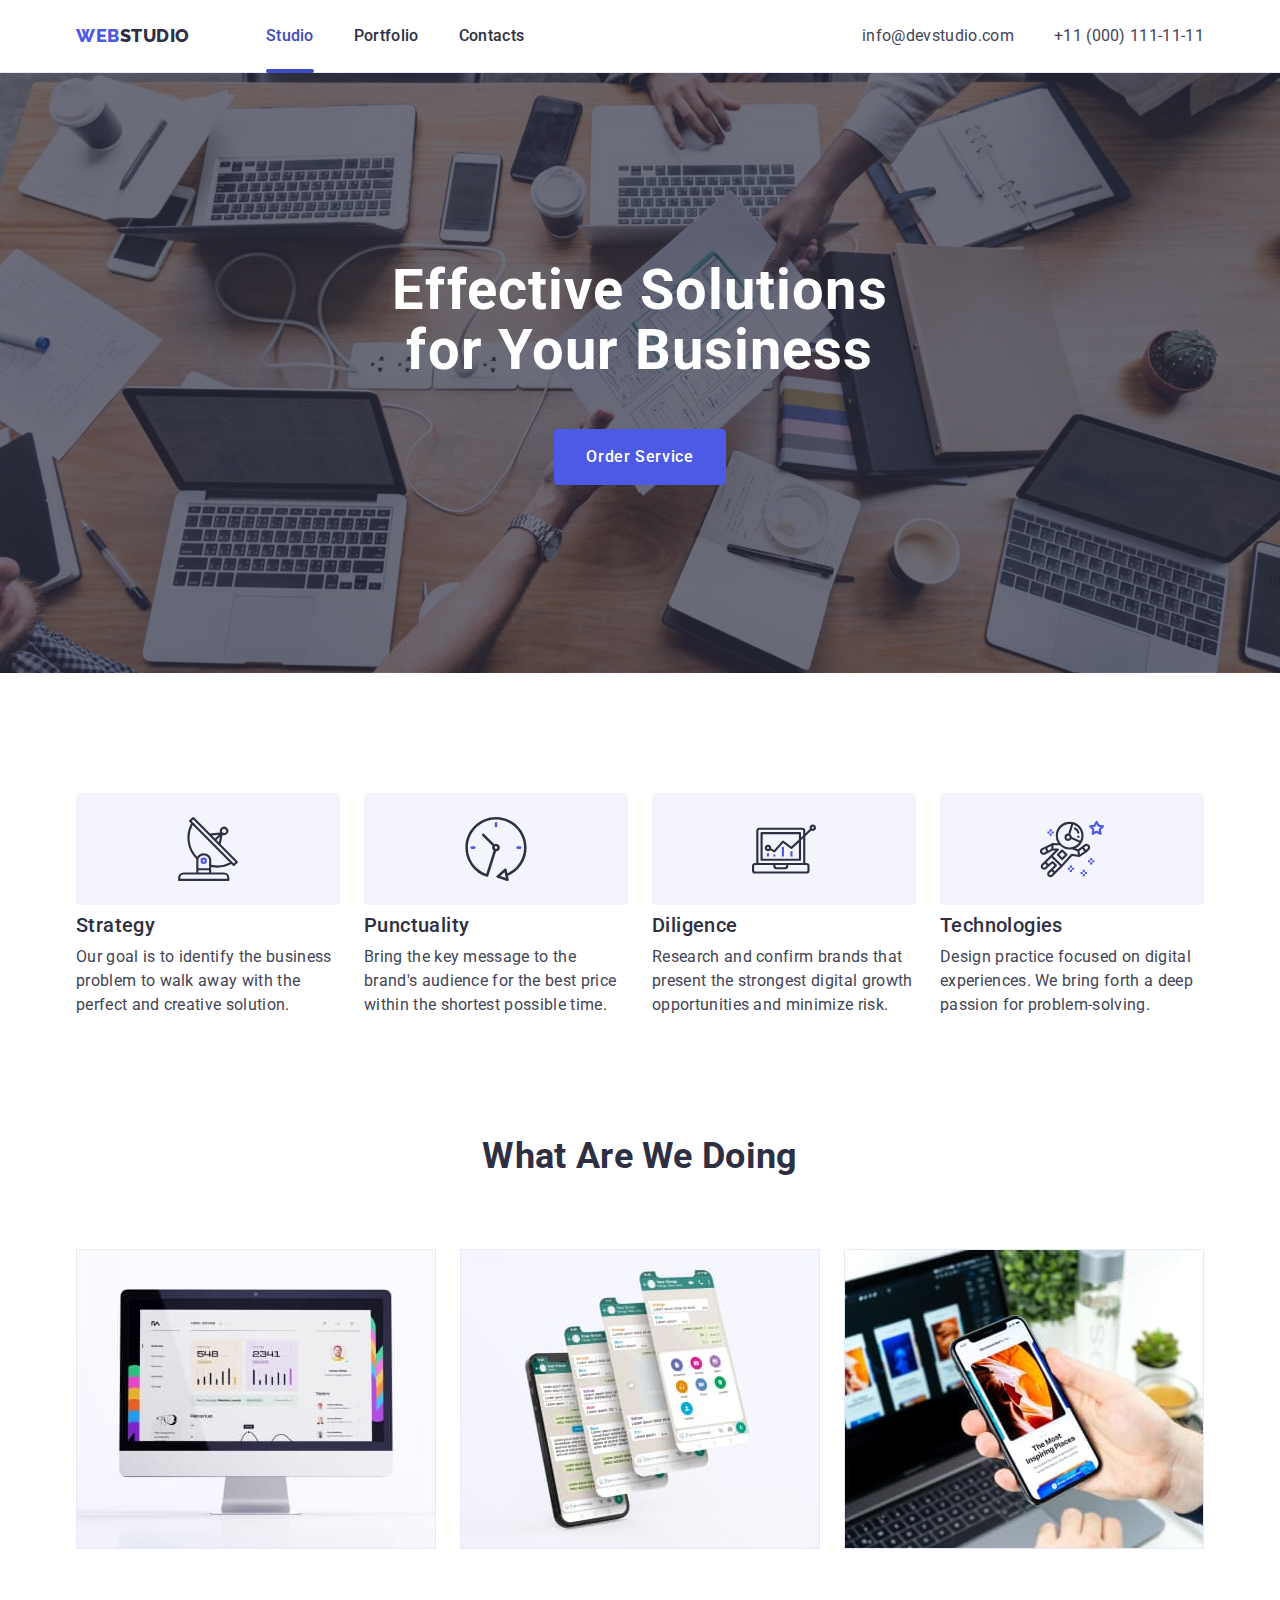
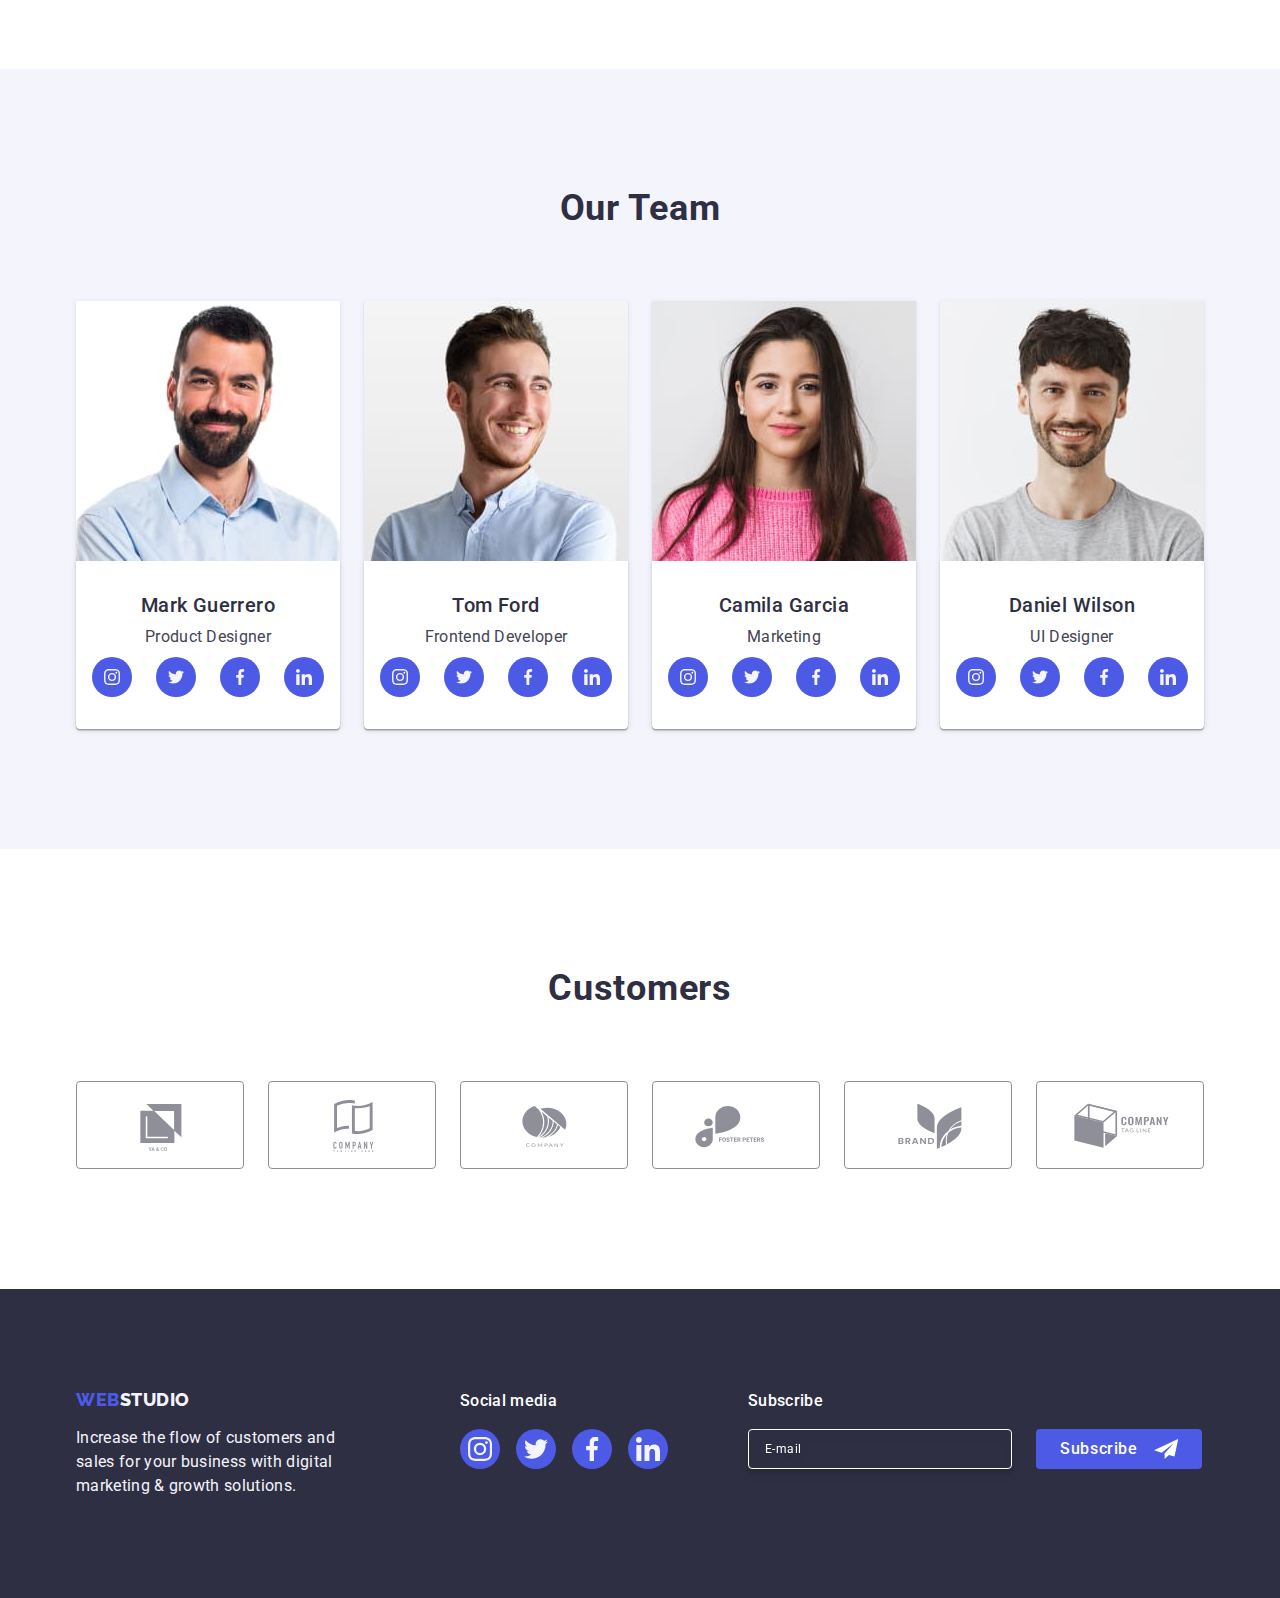
<file: index.html>
<!DOCTYPE html>
<html lang="en">
  <head>
    <meta charset="UTF-8" />
    <meta name="viewport" content="width=device-width, initial-scale=1.0" />
    <title>WebStudio</title>
    <link rel="preconnect" href="https://fonts.googleapis.com" />
    <link rel="preconnect" href="https://fonts.gstatic.com" crossorigin />
    <link
      href="https://fonts.googleapis.com/css2?family=Raleway:wght@800&family=Roboto:wght@400;500;700&display=swap"
      rel="stylesheet"
    />
    <link
      rel="stylesheet"
      href="https://cdn.jsdelivr.net/npm/modern-normalize@2.0.0/modern-normalize.min.css"
    />
    <link rel="stylesheet" href="./css/style.css" />
  </head>
  <body>
    <!--Header part-->
    <header class="header">
      <div class="header-container container">
        <nav class="nav">
          <a href="./index.html" class="logo-header logo-blu link">
            Web<span class="logo-dark">Studio</span>
          </a>
          <ul class="nav-list list">
            <li class="nav-list-item">
              <a href="./index.html" class="nav-link current link">Studio</a>
            </li>
            <li class="nav-list-item">
              <a href="./portfolio.html" class="nav-link link">Portfolio</a>
            </li>
            <li class="nav-list-item">
              <a href="" class="nav-link link">Contacts</a>
            </li>
          </ul>
        </nav>
        <address class="header-adress">
          <ul class="adress-list list">
            <li class="adress-list-item">
              <a class="adress-link link" href="mailto:info@devstudio.com"
                >info@devstudio.com</a
              >
            </li>
            <li class="adress-list-item">
              <a class="adress-link link" href="tel:+110001111111"
                >+11 (000) 111-11-11</a
              >
            </li>
          </ul>
        </address>
      </div>
    </header>
    <!--Main part-->
    <main>
      <!--Hero section-->
      <section class="hero hero-background-image">
        <div class="container">
          <h1 class="hero-title">Effective Solutions for Your Business</h1>
          <button type="button" class="hero-button" data-modal-open>
            Order Service
          </button>
        </div>
      </section>
      <!--Advantage section-->
      <section class="advantage">
        <div class="container">
          <h2 class="visually-hidden">Advantage</h2>
          <ul class="advantage-list list">
            <li class="advantage-list-item">
              <div class="advantage-wrapper">
                <svg
                  class="advantage-icon"
                  aria-label="Advantage icon strategy"
                  width="64"
                  height="64"
                >
                  <use href="./images/icons.svg#icon-antenna"></use>
                </svg>
              </div>
              <h3 class="advantage-title">Strategy</h3>
              <p class="advantage-text">
                Our goal is to identify the business problem to walk away with
                the perfect and creative solution.
              </p>
            </li>
            <li class="advantage-list-item">
              <div class="advantage-wrapper">
                <svg
                  class="advantage-icon"
                  aria-label="Advantage icon punctuality"
                  width="64"
                  height="64"
                >
                  <use href="./images/icons.svg#icon-clock"></use>
                </svg>
              </div>
              <h3 class="advantage-title">Punctuality</h3>
              <p class="advantage-text">
                Bring the key message to the brand's audience for the best price
                within the shortest possible time.
              </p>
            </li>
            <li class="advantage-list-item">
              <div class="advantage-wrapper">
                <svg
                  class="advantage-icon"
                  aria-label="Advantage icon diligence"
                  width="64"
                  height="64"
                >
                  <use href="./images/icons.svg#icon-diagram"></use>
                </svg>
              </div>
              <h3 class="advantage-title">Diligence</h3>
              <p class="advantage-text">
                Research and confirm brands that present the strongest digital
                growth opportunities and minimize risk.
              </p>
            </li>
            <li class="advantage-list-item">
              <div class="advantage-wrapper">
                <svg
                  class="advantage-icon"
                  aria-label="Advantage icon technologies"
                  width="64"
                  height="64"
                >
                  <use href="./images/icons.svg#icon-astronaut"></use>
                </svg>
              </div>
              <h3 class="advantage-title">Technologies</h3>
              <p class="advantage-text">
                Design practice focused on digital experiences. We bring forth a
                deep passion for problem-solving.
              </p>
            </li>
          </ul>
        </div>
      </section>
      <!--Our works-->
      <section class="works">
        <div class="container">
          <h2 class="works-title">What are we doing</h2>
          <ul class="works-list list">
            <li class="works-list-item">
              <img
                class="works-list-img"
                src="./images/our-works/img_monitor.jpg"
                alt="Research on desktop"
                width="360"
                height="300"
              />
            </li>
            <li class="works-list-item">
              <img
                class="works-list-img"
                src="./images/our-works/img_design.jpg"
                alt="Mobile design"
                width="360"
                height="300"
              />
            </li>
            <li class="works-list-item">
              <img
                class="works-list-img"
                src="./images/our-works/img_mobile.jpg"
                alt="Product app"
                width="360"
                height="300"
              />
            </li>
          </ul>
        </div>
      </section>
      <!--Our team!:)-->
      <section class="team">
        <div class="container">
          <h2 class="team-title">Our Team</h2>
          <ul class="team-list list">
            <li class="team-list-item">
              <img
                class="team-list-img"
                src="./images/our-team/mark_guerrero.jpg"
                alt="photo employee Mark Guerrero"
                width="264"
                height="260"
              />
              <div class="employee-title-wrap">
                <h3 class="employee-title">Mark Guerrero</h3>
                <p class="team-title-employee">Product Designer</p>
                <ul class="team-list-icons list">
                  <li class="team-item-icon">
                    <a href="" class="team-link-icon">
                      <svg
                        class="team-icon"
                        aria-label="social icon instagram"
                        width="16"
                        height="16"
                      >
                        <use href="./images/icons.svg#icon-instagram"></use>
                      </svg>
                    </a>
                  </li>
                  <li class="team-item-icon">
                    <a href="" class="team-link-icon">
                      <svg
                        class="team-icon"
                        aria-label="social icon twitter"
                        width="16"
                        height="16"
                      >
                        <use href="./images/icons.svg#icon-twitter"></use>
                      </svg>
                    </a>
                  </li>
                  <li class="team-item-icon">
                    <a href="" class="team-link-icon">
                      <svg
                        class="team-icon"
                        aria-label="social icon facebook"
                        width="16"
                        height="16"
                      >
                        <use href="./images/icons.svg#icon-facebook"></use>
                      </svg>
                    </a>
                  </li>
                  <li class="team-item-icon">
                    <a href="" class="team-link-icon">
                      <svg
                        class="team-icon"
                        aria-label="social icon linkedin"
                        width="16"
                        height="16"
                      >
                        <use href="./images/icons.svg#icon-linkedin"></use>
                      </svg>
                    </a>
                  </li>
                </ul>
              </div>
            </li>
            <li class="team-list-item">
              <img
                class="team-list-img"
                src="./images/our-team/tom_ford.jpg"
                alt="photo employee Tom Ford"
                width="264"
                height="260"
              />
              <div class="employee-title-wrap">
                <h3 class="employee-title">Tom Ford</h3>
                <p class="team-title-employee">Frontend Developer</p>
                <ul class="team-list-icons list">
                  <li class="team-item-icon">
                    <a href="" class="team-link-icon">
                      <svg
                        class="team-icon"
                        aria-label="social icon instagram"
                        width="16"
                        height="16"
                      >
                        <use href="./images/icons.svg#icon-instagram"></use>
                      </svg>
                    </a>
                  </li>
                  <li class="team-item-icon">
                    <a href="" class="team-link-icon">
                      <svg
                        class="team-icon"
                        aria-label="social icon twitter"
                        width="16"
                        height="16"
                      >
                        <use href="./images/icons.svg#icon-twitter"></use>
                      </svg>
                    </a>
                  </li>
                  <li class="team-item-icon">
                    <a href="" class="team-link-icon">
                      <svg
                        class="team-icon"
                        aria-label="social icon facebook"
                        width="16"
                        height="16"
                      >
                        <use href="./images/icons.svg#icon-facebook"></use>
                      </svg>
                    </a>
                  </li>
                  <li class="team-item-icon">
                    <a href="" class="team-link-icon">
                      <svg
                        class="team-icon"
                        aria-label="social icon linkedin"
                        width="16"
                        height="16"
                      >
                        <use href="./images/icons.svg#icon-linkedin"></use>
                      </svg>
                    </a>
                  </li>
                </ul>
              </div>
            </li>
            <li class="team-list-item">
              <img
                class="team-list-img"
                src="./images/our-team/camila_garsia.jpg"
                alt="photo employee Camila Garcia"
                width="264"
                height="260"
              />
              <div class="employee-title-wrap">
                <h3 class="employee-title">Camila Garcia</h3>
                <p class="team-title-employee">Marketing</p>
                <ul class="team-list-icons list">
                  <li class="team-item-icon">
                    <a href="" class="team-link-icon">
                      <svg
                        class="team-icon"
                        aria-label="social icon instagram"
                        width="16"
                        height="16"
                      >
                        <use href="./images/icons.svg#icon-instagram"></use>
                      </svg>
                    </a>
                  </li>
                  <li class="team-item-icon">
                    <a href="" class="team-link-icon">
                      <svg
                        class="team-icon"
                        aria-label="social icon twitter"
                        width="16"
                        height="16"
                      >
                        <use href="./images/icons.svg#icon-twitter"></use>
                      </svg>
                    </a>
                  </li>
                  <li class="team-item-icon">
                    <a href="" class="team-link-icon">
                      <svg
                        class="team-icon"
                        aria-label="social icon facebook"
                        width="16"
                        height="16"
                      >
                        <use href="./images/icons.svg#icon-facebook"></use>
                      </svg>
                    </a>
                  </li>
                  <li class="team-item-icon">
                    <a href="" class="team-link-icon">
                      <svg
                        class="team-icon"
                        aria-label="social icon linkedin"
                        width="16"
                        height="16"
                      >
                        <use href="./images/icons.svg#icon-linkedin"></use>
                      </svg>
                    </a>
                  </li>
                </ul>
              </div>
            </li>
            <li class="team-list-item">
              <img
                class="team-list-img"
                src="./images/our-team/daniel_wilson.jpg"
                alt="photo employee Daniel Wilson"
                width="264"
                height="260"
              />
              <div class="employee-title-wrap">
                <h3 class="employee-title">Daniel Wilson</h3>
                <p class="team-title-employee">UI Designer</p>
                <ul class="team-list-icons list">
                  <li class="team-item-icon">
                    <a href="" class="team-link-icon">
                      <svg
                        class="team-icon"
                        aria-label="social icon instagram"
                        width="16"
                        height="16"
                      >
                        <use href="./images/icons.svg#icon-instagram"></use>
                      </svg>
                    </a>
                  </li>
                  <li class="team-item-icon">
                    <a href="" class="team-link-icon">
                      <svg
                        class="team-icon"
                        aria-label="social icon twitter"
                        width="16"
                        height="16"
                      >
                        <use href="./images/icons.svg#icon-twitter"></use>
                      </svg>
                    </a>
                  </li>
                  <li class="team-item-icon">
                    <a href="" class="team-link-icon">
                      <svg
                        class="team-icon"
                        aria-label="social icon facebook"
                        width="16"
                        height="16"
                      >
                        <use href="./images/icons.svg#icon-facebook"></use>
                      </svg>
                    </a>
                  </li>
                  <li class="team-item-icon">
                    <a href="" class="team-link-icon">
                      <svg
                        class="team-icon"
                        aria-label="social icon linkedin"
                        width="16"
                        height="16"
                      >
                        <use href="./images/icons.svg#icon-linkedin"></use>
                      </svg>
                    </a>
                  </li>
                </ul>
              </div>
            </li>
          </ul>
        </div>
      </section>
      <!--Our clients section-->
      <section class="customers">
        <div class="container">
          <h2 class="customers-title">Customers</h2>
          <ul class="customers-list list">
            <li class="customers-item">
              <a href="" class="customers-link">
                <svg
                  class="customers-icon"
                  aria-label="Our clients"
                  width="104"
                  height="56"
                >
                  <use href="./images/icons.svg#icon-client1"></use>
                </svg>
              </a>
            </li>
            <li class="customers-item">
              <a href="" class="customers-link">
                <svg
                  class="customers-icon"
                  aria-label="Our clients"
                  width="104"
                  height="56"
                >
                  <use href="./images/icons.svg#icon-client2"></use>
                </svg>
              </a>
            </li>
            <li class="customers-item">
              <a href="" class="customers-link">
                <svg
                  class="customers-icon"
                  aria-label="Our clients"
                  width="104"
                  height="56"
                >
                  <use href="./images/icons.svg#icon-client3"></use>
                </svg>
              </a>
            </li>
            <li class="customers-item">
              <a href="" class="customers-link">
                <svg
                  class="customers-icon"
                  aria-label="Our clients"
                  width="104"
                  height="56"
                >
                  <use href="./images/icons.svg#icon-client4"></use>
                </svg>
              </a>
            </li>
            <li class="customers-item">
              <a href="" class="customers-link">
                <svg
                  class="customers-icon"
                  aria-label="Our clients"
                  width="104"
                  height="56"
                >
                  <use href="./images/icons.svg#icon-client5"></use>
                </svg>
              </a>
            </li>
            <li class="customers-item">
              <a href="" class="customers-link">
                <svg
                  class="customers-icon"
                  aria-label="Our clients"
                  width="104"
                  height="56"
                >
                  <use href="./images/icons.svg#icon-client6"></use>
                </svg>
              </a>
            </li>
          </ul>
        </div>
      </section>
    </main>
    <!--Footer part-->
    <footer class="footer">
      <div class="footer-container container">
        <div class="footer-logo-wrap">
          <a href="./index.html" class="logo-footer logo-blu link">
            Web<span class="logo-light">Studio</span>
          </a>
          <p class="text-footer">
            Increase the flow of customers and sales for your business with
            digital marketing & growth solutions.
          </p>
        </div>

        <div class="footer-icon-wrap">
          <p class="footer-icon-title">Social media</p>
          <ul class="footer-icon-list">
            <li class="footer-icon-item">
              <a href="" class="footer-icon-link">
                <svg
                  class="footer-icon"
                  aria-label="Social icon instagram"
                  width="24"
                  height="24"
                >
                  <use href="./images/icons.svg#icon-instagram"></use>
                </svg>
              </a>
            </li>
            <li class="footer-icon-item">
              <a href="" class="footer-icon-link">
                <svg
                  class="footer-icon"
                  aria-label="Social icon twitter"
                  width="24"
                  height="24"
                >
                  <use href="./images/icons.svg#icon-twitter"></use>
                </svg>
              </a>
            </li>
            <li class="footer-icon-item">
              <a href="" class="footer-icon-link">
                <svg
                  class="footer-icon"
                  aria-label="Social icon facebook"
                  width="24"
                  height="24"
                >
                  <use href="./images/icons.svg#icon-facebook"></use>
                </svg>
              </a>
            </li>
            <li class="footer-icon-item">
              <a href="" class="footer-icon-link">
                <svg
                  class="footer-icon"
                  aria-label="Social icon linkedin"
                  width="24"
                  height="24"
                >
                  <use href="./images/icons.svg#icon-linkedin"></use>
                </svg>
              </a>
            </li>
          </ul>
        </div>
        <div class="footer-sub-wrapper">
          <p class="footer-sub-text">Subscribe</p>
          <form class="footer-sub-form">
            <label class="footer-sub-label">
              <input
                class="footer-sub-input"
                type="email"
                name="email-field"
                placeholder="E-mail"
              />
            </label>
            <button
              class="footer-sub-button"
              type="submit"
              name="email-subscribe-button"
            >
              Subscribe
              <svg
                class="footer-sub-icon"
                width="24"
                height="24"
                aria-label="icon-send"
              >
                <use href="./images/icons.svg#icon-send"></use>
              </svg>
            </button>
          </form>
        </div>
      </div>
    </footer>
    <!--Modal Window-->
    <div class="backdrop is-hidden" data-modal>
      <div class="modal">
        <button class="modal-button-close" type="button" data-modal-close>
          <svg
            class="modal-icon-close"
            aria-label="Modal window close icon"
            width="8"
            height="8"
          >
            <use href="./images/icons.svg#icon-close-black"></use>
          </svg>
        </button>
        <p class="review-form-description">
          Leave your contacts and we will call you back
        </p>
        <form class="review-form">
          <div class="review-wrapper">
            <label class="review-form-label" for="user-name">Name</label>
            <div class="review-form-input-wraper">
              <input
                class="review-form-input"
                type="text"
                name="user-name"
                pattern="[A-Za-zА-Яа-яІіЇїЄєҐґʼ]+"
                id="user-name"
                required
              />
              <svg class="review-form-input-icon" width="18" height="24">
                <use href="./images/icons.svg#icon-user"></use>
              </svg>
            </div>
          </div>
          <div class="review-wrapper">
            <label class="review-form-label" for="phone-number">Phone</label>
            <div class="review-form-input-wraper">
              <input
                class="review-form-input"
                type="tel"
                name="phone-number"
                id="phone-number"
                required
              />
              <svg class="review-form-input-icon" width="18" height="24">
                <use href="./images/icons.svg#icon-phone"></use>
              </svg>
            </div>
          </div>
          <div class="review-wrapper">
            <label class="review-form-label" for="user-email">Email</label>
            <div class="review-form-input-wraper">
              <input
                class="review-form-input"
                type="email"
                name="user-email"
                id="user-email"
                required
              />
              <svg class="review-form-input-icon" width="18" height="24">
                <use href="./images/icons.svg#icon-email"></use>
              </svg>
            </div>
          </div>
          <div class="review-form-field-message">
            <label class="review-form-label" for="user-comment">Comment </label>
            <textarea
              class="review-form-message"
              name="user-comment"
              id="user-comment"
              placeholder="Text input"
            ></textarea>
          </div>
          <div class="review-form-checkbox-wrapper">
            <input
              class="review-form-checkbox visually-hidden"
              type="checkbox"
              name="user-privacy"
              id="user-privacy"
              value="true"
              required
            />
            <label class="review-form-checkbox-label" for="user-privacy">
              <span class="review-form-own-checkbox">
                <svg
                  class="review-form-icon-checkbox"
                  aria-label="icon-checkbox"
                  width="10"
                  height="8"
                >
                  <use href="./images/icons.svg#icon-checkmark"></use>
                </svg>
              </span>
              I accept the terms and conditions of the
              <a class="review-form-policy-link" href="">Privacy Policy</a>
            </label>
          </div>
          <button class="review-form-button" type="submit">Send</button>
        </form>
      </div>
    </div>
    <script src="./js/modal.js"></script>
  </body>
</html>
</file>
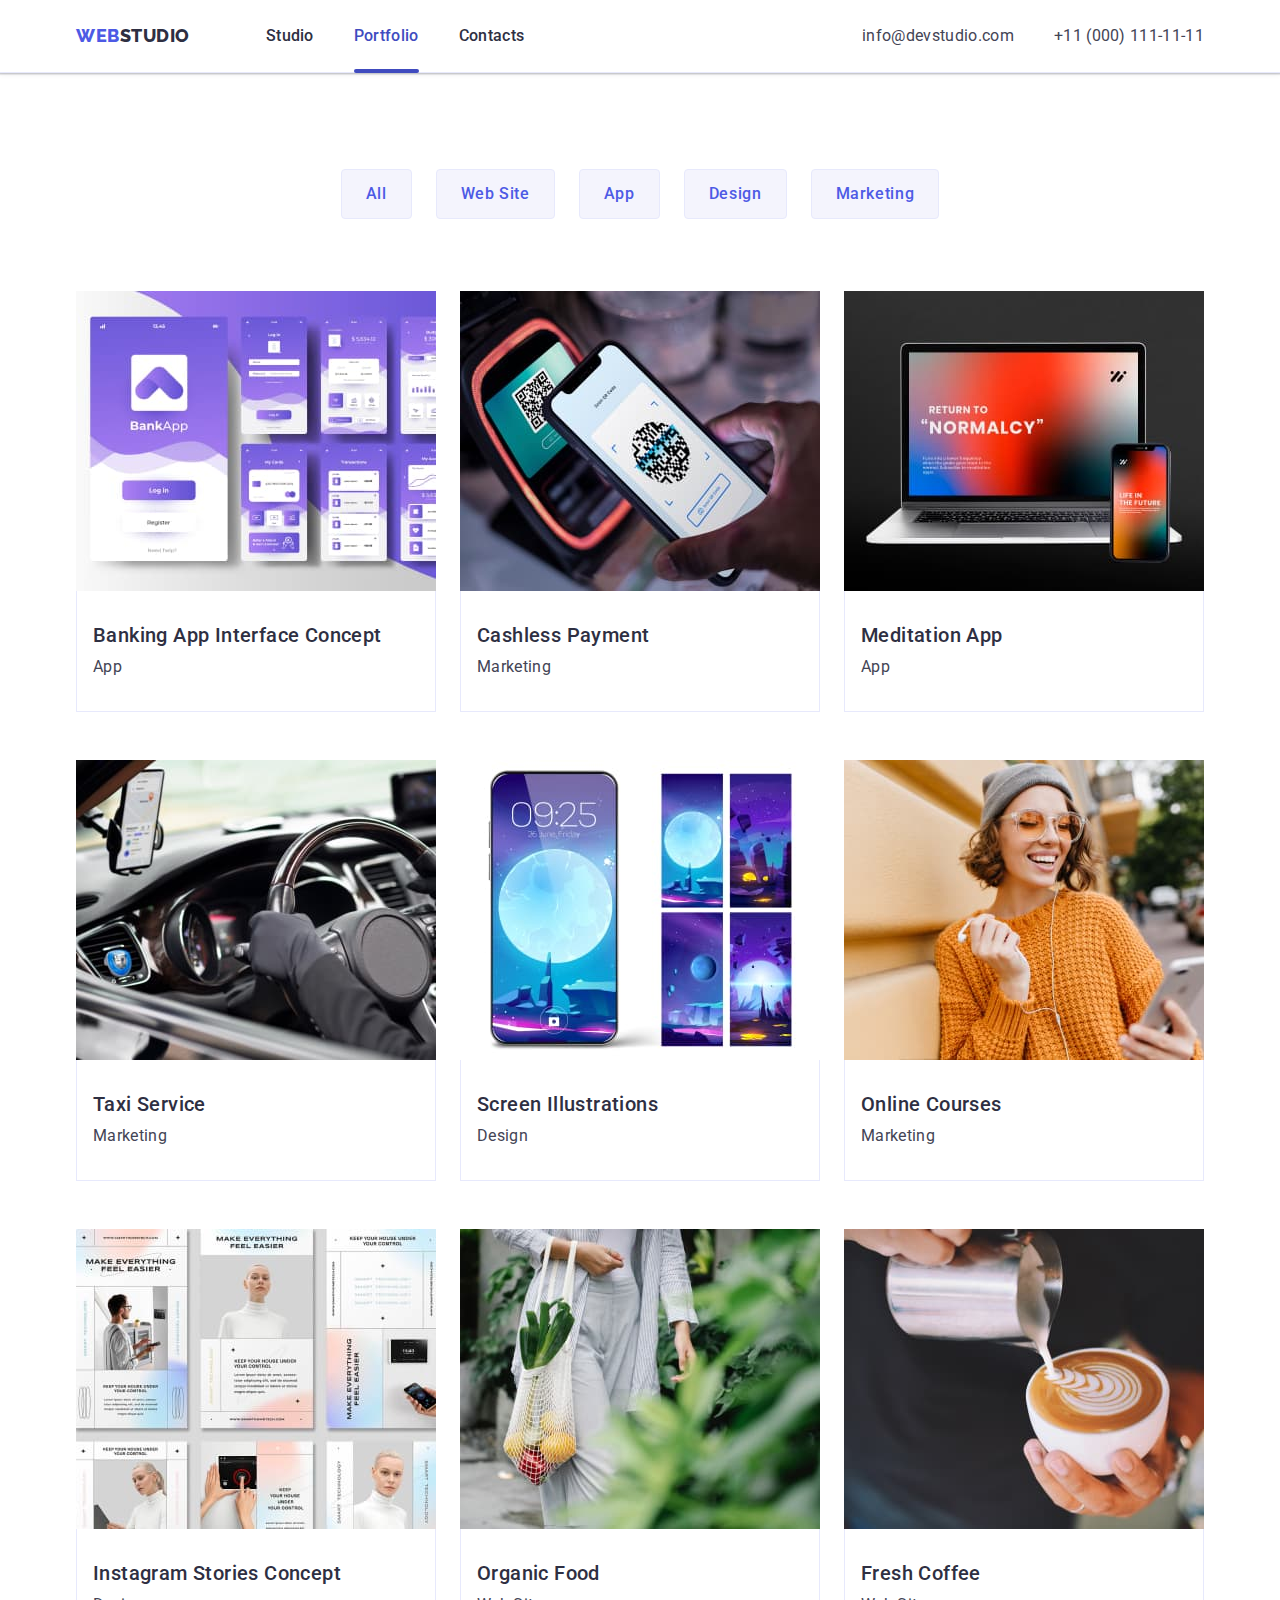
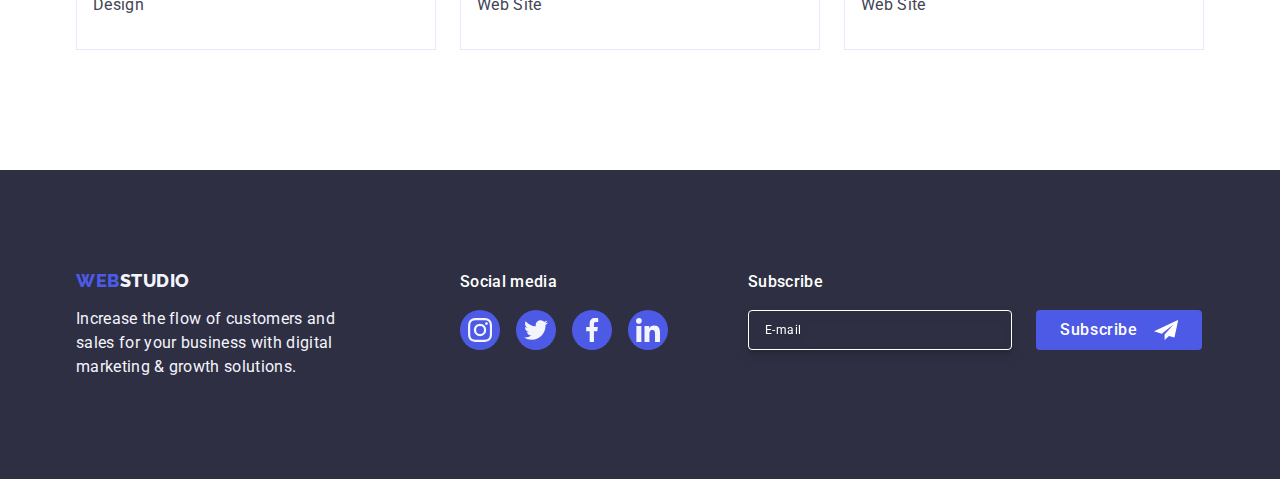
<file: portfolio.html>
<!DOCTYPE html>
<html lang="en">
  <head>
    <meta charset="UTF-8" />
    <meta http-equiv="X-UA-Compatible" content="IE=edge" />
    <meta name="viewport" content="width=device-width, initial-scale=1.0" />
    <title>Portfolio</title>
    <link rel="preconnect" href="https://fonts.googleapis.com" />
    <link rel="preconnect" href="https://fonts.gstatic.com" crossorigin />
    <link
      href="https://fonts.googleapis.com/css2?family=Raleway:wght@800&family=Roboto:wght@400;500;700&display=swap"
      rel="stylesheet"
    />
    <link
      rel="stylesheet"
      href="https://cdn.jsdelivr.net/npm/modern-normalize@2.0.0/modern-normalize.min.css"
    />
    <link rel="stylesheet" href="./css/style.css" />
  </head>
  <body>
    <!--Header part-->
    <header class="header">
      <div class="header-container container">
        <nav class="nav">
          <a href="./index.html" class="logo-header logo-blu link">
            Web<span class="logo-dark">Studio</span>
          </a>
          <ul class="nav-list list">
            <li class="nav-list-item">
              <a href="./index.html" class="nav-link link">Studio</a>
            </li>
            <li class="nav-list-item">
              <a href="./portfolio.html" class="nav-link current link"
                >Portfolio</a
              >
            </li>
            <li class="nav-list-item">
              <a href="" class="nav-link link">Contacts</a>
            </li>
          </ul>
        </nav>
        <address class="header-adress">
          <ul class="adress-list list">
            <li class="adress-list-item">
              <a class="adress-link link" href="mailto:info@devstudio.com"
                >info@devstudio.com</a
              >
            </li>
            <li class="adress-list-item">
              <a class="adress-link link" href="tel:+110001111111"
                >+11 (000) 111-11-11</a
              >
            </li>
          </ul>
        </address>
      </div>
    </header>
    <!--Main part-->
    <main>
      <section class="portfolio">
        <div class="container">
          <h1 class="visually-hidden">Portfolio</h1>
          <ul class="filter-list list">
            <li class="filter-item">
              <button type="button" class="button-filter">All</button>
            </li>
            <li class="filter-item">
              <button type="button" class="button-filter">Web Site</button>
            </li>
            <li class="filter-item">
              <button type="button" class="button-filter">App</button>
            </li>
            <li class="filter-item">
              <button type="button" class="button-filter">Design</button>
            </li>
            <li class="filter-item">
              <button type="button" class="button-filter">Marketing</button>
            </li>
          </ul>
          <ul class="portfolio-list list">
            <li class="portolio-item">
              <a class="portfolio-link link" href="">
                <div class="portfolio-overlay">
                  <img
                    class="portfolio-img"
                    src="./images/portfolio/banking.jpg"
                    alt="Image Banking App Interface"
                    width="360"
                    height="300"
                  />
                  <p class="portfolio-overlay-text">
                    14 Stylish and User-Friendly App Design Concepts · Task
                    Manager App · Calorie Tracker App · Exotic Fruit Ecommerce
                    App · Cloud Storage App
                  </p>
                </div>
                <div class="portfolio-title-wrap">
                  <h2 class="portfolio-title">Banking App Interface Concept</h2>
                  <p class="portfolio-text">App</p>
                </div>
              </a>
            </li>
            <li class="portolio-item">
              <a class="portfolio-link link" href="">
                <div class="portfolio-overlay">
                  <img
                    class="portfolio-img"
                    src="./images/portfolio/cashless.jpg"
                    alt="Photo Cashless Payment"
                    width="360"
                    height="300"
                  />
                  <p class="portfolio-overlay-text">
                    14 Stylish and User-Friendly App Design Concepts · Task
                    Manager App · Calorie Tracker App · Exotic Fruit Ecommerce
                    App · Cloud Storage App
                  </p>
                </div>
                <div class="portfolio-title-wrap">
                  <h2 class="portfolio-title">Cashless Payment</h2>
                  <p class="portfolio-text">Marketing</p>
                </div>
              </a>
            </li>
            <li class="portolio-item">
              <a class="portfolio-link link" href="">
                <div class="portfolio-overlay">
                  <img
                    class="portfolio-img"
                    src="./images/portfolio/meditation.jpg"
                    alt="Meditation App Image on Desktop and Mobile"
                    width="360"
                    height="300"
                  />
                  <p class="portfolio-overlay-text">
                    14 Stylish and User-Friendly App Design Concepts · Task
                    Manager App · Calorie Tracker App · Exotic Fruit Ecommerce
                    App · Cloud Storage App
                  </p>
                </div>
                <div class="portfolio-title-wrap">
                  <h2 class="portfolio-title">Meditation App</h2>
                  <p class="portfolio-text">App</p>
                </div>
              </a>
            </li>
            <li class="portolio-item">
              <a class="portfolio-link link" href="">
                <div class="portfolio-overlay">
                  <img
                    class="portfolio-img"
                    src="./images/portfolio/taxi.jpg"
                    alt="Taxi Service Image"
                    width="360"
                    height="300"
                  />
                  <p class="portfolio-overlay-text">
                    14 Stylish and User-Friendly App Design Concepts · Task
                    Manager App · Calorie Tracker App · Exotic Fruit Ecommerce
                    App · Cloud Storage App
                  </p>
                </div>
                <div class="portfolio-title-wrap">
                  <h2 class="portfolio-title">Taxi Service</h2>
                  <p class="portfolio-text">Marketing</p>
                </div>
              </a>
            </li>
            <li class="portolio-item">
              <a class="portfolio-link link" href="">
                <div class="portfolio-overlay">
                  <img
                    class="portfolio-img"
                    src="./images/portfolio/screen.jpg"
                    alt="Screen Illustrations Image"
                    width="360"
                    height="300"
                  />
                  <p class="portfolio-overlay-text">
                    14 Stylish and User-Friendly App Design Concepts · Task
                    Manager App · Calorie Tracker App · Exotic Fruit Ecommerce
                    App · Cloud Storage App
                  </p>
                </div>
                <div class="portfolio-title-wrap">
                  <h2 class="portfolio-title">Screen Illustrations</h2>
                  <p class="portfolio-text">Design</p>
                </div>
              </a>
            </li>
            <li class="portolio-item">
              <a class="portfolio-link link" href="">
                <div class="portfolio-overlay">
                  <img
                    class="portfolio-img"
                    src="./images/portfolio/online.jpg"
                    alt="Girl with Mobile on Online Courses"
                    width="360"
                    height="300"
                  />
                  <p class="portfolio-overlay-text">
                    14 Stylish and User-Friendly App Design Concepts · Task
                    Manager App · Calorie Tracker App · Exotic Fruit Ecommerce
                    App · Cloud Storage App
                  </p>
                </div>
                <div class="portfolio-title-wrap">
                  <h2 class="portfolio-title">Online Courses</h2>
                  <p class="portfolio-text">Marketing</p>
                </div>
              </a>
            </li>
            <li class="portolio-item">
              <a class="portfolio-link link" href="">
                <div class="portfolio-overlay">
                  <img
                    class="portfolio-img"
                    src="./images/portfolio/instagram.jpg"
                    alt="instagram Stories Image"
                    width="360"
                    height="300"
                  />
                  <p class="portfolio-overlay-text">
                    14 Stylish and User-Friendly App Design Concepts · Task
                    Manager App · Calorie Tracker App · Exotic Fruit Ecommerce
                    App · Cloud Storage App
                  </p>
                </div>
                <div class="portfolio-title-wrap">
                  <h2 class="portfolio-title">Instagram Stories Concept</h2>
                  <p class="portfolio-text">Design</p>
                </div>
              </a>
            </li>
            <li class="portolio-item">
              <a class="portfolio-link link" href="">
                <div class="portfolio-overlay">
                  <img
                    class="portfolio-img"
                    src="./images/portfolio/organic.jpg"
                    alt="Photo with Organic Food"
                    width="360"
                    height="300"
                  />
                  <p class="portfolio-overlay-text">
                    14 Stylish and User-Friendly App Design Concepts · Task
                    Manager App · Calorie Tracker App · Exotic Fruit Ecommerce
                    App · Cloud Storage App
                  </p>
                </div>
                <div class="portfolio-title-wrap">
                  <h2 class="portfolio-title">Organic Food</h2>
                  <p class="portfolio-text">Web Site</p>
                </div>
              </a>
            </li>
            <li class="portolio-item">
              <a class="portfolio-link link" href="">
                <div class="portfolio-overlay">
                  <img
                    class="portfolio-img"
                    src="./images/portfolio/coffee.jpg"
                    alt="Photo with Cup of Fresh Coffee"
                    width="360"
                    height="300"
                  />
                  <p class="portfolio-overlay-text">
                    14 Stylish and User-Friendly App Design Concepts · Task
                    Manager App · Calorie Tracker App · Exotic Fruit Ecommerce
                    App · Cloud Storage App
                  </p>
                </div>
                <div class="portfolio-title-wrap">
                  <h2 class="portfolio-title">Fresh Coffee</h2>
                  <p class="portfolio-text">Web Site</p>
                </div>
              </a>
            </li>
          </ul>
        </div>
      </section>
    </main>
    <!--Footer part-->
    <footer class="footer">
      <div class="footer-container container">
        <div class="footer-logo-wrap">
          <a href="./index.html" class="logo-footer logo-blu link">
            Web<span class="logo-light">Studio</span>
          </a>
          <p class="text-footer">
            Increase the flow of customers and sales for your business with
            digital marketing & growth solutions.
          </p>
        </div>
        <div class="footer-icon-wrap">
          <p class="footer-icon-title">Social media</p>
          <ul class="footer-icon-list">
            <li class="footer-icon-item">
              <a href="" class="footer-icon-link">
                <svg
                  class="footer-icon"
                  aria-label="Social icon instagram"
                  width="24"
                  height="24"
                >
                  <use href="./images/icons.svg#icon-instagram"></use>
                </svg>
              </a>
            </li>
            <li class="footer-icon-item">
              <a href="" class="footer-icon-link">
                <svg
                  class="footer-icon"
                  aria-label="Social icon twitter"
                  width="24"
                  height="24"
                >
                  <use href="./images/icons.svg#icon-twitter"></use>
                </svg>
              </a>
            </li>
            <li class="footer-icon-item">
              <a href="" class="footer-icon-link">
                <svg
                  class="footer-icon"
                  aria-label="Social icon facebook"
                  width="24"
                  height="24"
                >
                  <use href="./images/icons.svg#icon-facebook"></use>
                </svg>
              </a>
            </li>
            <li class="footer-icon-item">
              <a href="" class="footer-icon-link">
                <svg
                  class="footer-icon"
                  aria-label="Social icon linkedin"
                  width="24"
                  height="24"
                >
                  <use href="./images/icons.svg#icon-linkedin"></use>
                </svg>
              </a>
            </li>
          </ul>
        </div>
        <div class="footer-sub-wrapper">
          <p class="footer-sub-text">Subscribe</p>
          <form class="footer-sub-form">
            <label class="footer-sub-label">
              <input
                class="footer-sub-input"
                type="email"
                name="email-field"
                placeholder="E-mail"
              />
            </label>
            <button
              class="footer-sub-button"
              type="submit"
              name="email-subscribe-button"
            >
              Subscribe
              <svg
                class="footer-sub-icon"
                width="24"
                height="24"
                aria-label="icon-send"
              >
                <use href="./images/icons.svg#icon-send"></use>
              </svg>
            </button>
          </form>
        </div>
      </div>
    </footer>
  </body>
</html>
</file>
<file: css/style.css>
:root {
  --primary-brand-color-iris: #4d5ae5;
  --pressed-state-color-ocean: #404bbf;
  --dark-color-navy-blue: #2e2f42;
  --success-color-green: #31d0aa;
  --text-color-slate: #434455;
  --subtle-text-color-light-slate: #8e8f99;
  --accent-color-cornflower: #e7e9fc;
  --light-color-cloud: #f4f4fd;
  --modal-overlay-color-navy-blue-modal: #2e2f42;
  --hero-backgroound-color-grey: #2e2f42;
  --white-background-color-white: #ffffff;
  --modal-background-color-dairy: #fcfcfc;

  --main-font-family: "Roboto", sans-serif;
  --second-font-family: "Raleway", sans-serif;

  --transition-dur-and-func: 250 ms cubic-bezier(0.4, 0, 0.2, 1);
}

/*common styles*/
*,
*::before,
*::after {
  box-sizing: border-box;
}

h1,
h2,
h3,
h4,
h5,
h6,
p {
  margin-top: 0;
  margin-bottom: 0;
}

ul,
ol {
  list-style-type: none;
  margin-top: 0;
  margin-bottom: 0;
  padding-left: 0;
}

img {
  display: block;
  max-width: 100%;
  height: auto;
}

button {
  cursor: pointer;
  color: currentColor;
}

body {
  font-family: var(--main-font-family);
  color: var(--text-color-slate);
  background-color: var(--white-background-color-white);
  font-size: 16px;
  letter-spacing: 0.02em;
}

.list {
  list-style: none;
}

.link {
  text-decoration: none;
}

.visually-hidden {
  position: absolute;
  width: 1px;
  height: 1px;
  margin: -1px;
  border: 0;
  padding: 0;
  white-space: nowrap;
  clip-path: inset(100%);
  clip: rect(0 0 0 0);
  overflow: hidden;
}

.container {
  max-width: 1158px;
  margin: 0 auto;
  padding: 0 15px;
}

/*logo*/

.logo-header,
.logo-footer {
  font-family: var(--second-font-family);
  font-weight: 800;
  font-size: 18px;
  line-height: 1.17;
  letter-spacing: 0.03em;
  text-transform: uppercase;
}

.logo-footer {
  display: inline-block;
  margin-bottom: 16px;
}

.logo-blu {
  color: var(--primary-brand-color-iris);
}

.logo-dark {
  color: var(--dark-color-navy-blue);
}

.logo-light {
  color: var(--light-color-cloud);
}

/*Header*/

.header {
  border-bottom: 1px solid #e7e9fc;
  box-shadow: 0px 1px 6px 0px rgba(46, 47, 66, 0.08),
    0px 1px 1px 0px rgba(46, 47, 66, 0.16),
    0px 2px 1px 0px rgba(46, 47, 66, 0.08);
}

.header-container {
  display: flex;
  align-items: center;
}

.nav {
  display: flex;
  align-items: center;
}

.logo-header {
  display: inline-block;
  margin-right: 76px;
}

.nav-list {
  display: flex;
  gap: 40px;
}

.nav-link.current {
  color: var(--pressed-state-color-ocean);
}

.nav-link.current::after {
  content: "";
  display: block;
  width: 100%;
  height: 4px;
  border-radius: 2px;
  background-color: var(--pressed-state-color-ocean);
  position: absolute;
  bottom: -1px;
  left: 0;
}

.nav-link {
  color: var(--dark-color-navy-blue);
  font-weight: 500;
  font-size: 16px;
  line-height: 1.5;
  display: block;
  padding-top: 24px;
  padding-bottom: 24px;
  position: relative;
  display: block;
  transition: color 250ms cubic-bezier(0.4, 0, 0.2, 1);
}

.nav-link:hover,
.nav-link:focus {
  color: var(--pressed-state-color-ocean);
}

.header-adress {
  font-style: normal;
  margin-left: auto;
}

.adress-list {
  display: flex;
  gap: 40px;
}

.adress-link {
  font-size: 16px;
  line-height: 1.5;
  color: var(--text-color-slate);
  display: inline-block;
  padding-top: 24px;
  padding-bottom: 24px;
  transition: color 250ms cubic-bezier(0.4, 0, 0.2, 1);
}

.adress-link:hover,
.adress-link:focus {
  color: var(--pressed-state-color-ocean);
}

/*Footer section*/

.footer {
  background-color: var(--dark-color-navy-blue);
  padding-top: 100px;
  padding-bottom: 100px;
}

.footer-container {
  display: flex;
  align-items: baseline;
}

.footer-logo-wrap {
  margin-right: 120px;
}

.text-footer {
  font-size: 16px;
  line-height: 1.5;
  color: var(--light-color-cloud);
  width: 264px;
}

.footer-icon-title {
  font-weight: 500;
  font-size: 16px;
  line-height: 1.5;
  color: var(--white-background-color-white);
  margin-bottom: 16px;
}
.footer-icon-list {
  display: flex;
  align-items: center;
  justify-content: center;
  gap: 16px;
}
.footer-icon-item {
  width: 40px;
  height: 40px;
}

.footer-icon-link {
  display: flex;
  align-items: center;
  justify-content: center;
  width: 100%;
  height: 100%;
  border-radius: 50%;
  background-color: var(--primary-brand-color-iris);
  transition: background-color 250ms cubic-bezier(0.4, 0, 0.2, 1);
}

.footer-icon-link:hover,
.footer-icon-link:focus {
  background-color: var(--success-color-green);
}
.footer-icon {
  fill: var(--light-color-cloud);
}

.footer-sub-wrapper {
  margin-left: 80px;
}

.footer-sub-text {
  margin-bottom: 16px;
  font-weight: 500;
  font-size: 16px;
  line-height: 1.5;
  color: var(--white-background-color-white);
}

.footer-sub-form {
  display: flex;
  gap: 24px;
}

.footer-sub-input {
  font-weight: 400;
  font-size: 12px;
  line-height: 1.5;
  letter-spacing: 0.04em;
  min-width: 264px;
  min-height: 40px;
  flex-shrink: 0;
  padding-left: 16px;
  border-radius: 4px;
  border: 1px solid var(--white-background-color-white);
  filter: drop-shadow(0px 4px 4px rgba(0, 0, 0, 0.15));
  outline: none;
  color: var(--white-background-color-white);
  background-color: transparent;
  box-shadow: 0px 4px 4px 0px rgba(0, 0, 0, 0.15);
}

.footer-sub-input::placeholder {
  color: var(--white-background-color-white);
}

.footer-sub-button {
  display: flex;
  align-items: center;
  justify-content: center;
  text-align: center;
  height: 40px;
  min-width: 165px;
  padding: 8px 24px;
  border: none;
  border-radius: 4px;
  cursor: pointer;
  font-family: "Roboto", sans-serif;
  font-weight: 500;
  font-size: 16px;
  line-height: 1.5;
  letter-spacing: 0.04em;
  color: var(--white-background-color-white);
  background-color: var(--primary-brand-color-iris);
  transition: background-color 250ms cubic-bezier(0.4, 0, 0.2, 1);
}

.footer-sub-button:hover,
.footer-sub-button:focus {
  background-color: var(--pressed-state-color-ocean);
}

.footer-sub-icon {
  fill: var(--white-background-color-white);
  margin-left: 16px;
}

/*-----index.html - WebStudio Page-----*/

/*Hero section*/

.hero {
  background-color: var(--hero-backgroound-color-grey);
  align-content: center;
  padding-top: 188px;
  padding-bottom: 188px;
}

.hero-background-image {
  margin: 0 auto;
  max-width: 1440px;
  background-image: linear-gradient(
      rgba(46, 47, 66, 0.7),
      rgba(46, 47, 66, 0.7)
    ),
    url(../images/background-img/bg-hero.jpg);
  background-repeat: no-repeat;
  background-size: cover;
  background-position: center;
}

.hero-title {
  color: var(--white-background-color-white);
  font-size: 56px;
  line-height: 1.07;
  letter-spacing: 0.02em;
  text-align: center;
  margin: 0 auto 48px;
  max-width: 496px;
}

.hero-button {
  font-family: var(--main-font-family);
  font-weight: 500;
  font-size: 16px;
  line-height: 1.5;
  letter-spacing: 0.04em;
  cursor: pointer;
  color: var(--white-background-color-white);
  background-color: var(--primary-brand-color-iris);
  display: block;
  border: none;
  border-radius: 4px;
  border-color: transparent;
  padding: 16px 32px;
  margin: 0 auto;
  min-width: 169px;
  transition: background-color 250ms cubic-bezier(0.4, 0, 0.2, 1);
}

.hero-button:hover,
.hero-button:focus {
  background-color: var(--pressed-state-color-ocean);
}

/*Advantage section*/
.advantage {
  padding-top: 120px;
  padding-bottom: 120px;
}

.advantage-list {
  display: flex;
  gap: 24px;
}

.advantage-list-item {
  flex-basis: calc((100% - 3 * 24px) / 4);
}

.advantage-wrapper {
  border-radius: 4px;
  background-color: var(--light-color-cloud);
  display: flex;
  align-items: center;
  justify-content: center;
  height: 112px;
  margin-bottom: 8px;
}

.advantage-title {
  font-weight: 500;
  font-size: 20px;
  line-height: 1.2;
  letter-spacing: 0.02em;
  color: var(--dark-color-navy-blue);
  margin-bottom: 8px;
}

.advantage-text {
  font-size: 16px;
  line-height: 1.5;
  color: var(--text-color-slate);
}

/*Our works section*/

.works {
  padding-bottom: 120px;
}

.works-title {
  font-size: 36px;
  line-height: 1.11;
  text-align: center;
  text-transform: capitalize;
  color: var(--dark-color-navy-blue);
  margin-bottom: 72px;
}

.works-list {
  display: flex;
  gap: 24px;
}

.works-list-item {
  flex-basis: calc((100% - 2 * 24px) / 3);
}

/*Our team section*/

.team {
  background-color: var(--light-color-cloud);
  padding-top: 120px;
  padding-bottom: 120px;
}

.team-title {
  font-size: 36px;
  line-height: 1.11;
  text-align: center;
  letter-spacing: 0.02em;
  text-transform: capitalize;
  color: var(--dark-color-navy-blue);
  margin-bottom: 72px;
}

.team-list {
  display: flex;
  gap: 24px;
}

.team-list-item {
  background-color: var(--white-background-color-white);
  flex-basis: calc((100% - 3 * 24px) / 4);
  border-radius: 0px 0px 4px 4px;
  box-shadow: 0px 2px 1px 0px rgba(46, 47, 66, 0.08),
    0px 1px 1px 0px rgba(46, 47, 66, 0.16),
    0px 1px 6px 0px rgba(46, 47, 66, 0.08);
}

.team-list-icons {
  display: flex;
  align-items: center;
  justify-content: center;
  gap: 24px;
}

.team-item-icon {
  width: 40px;
  height: 40px;
}

.team-link-icon {
  display: flex;
  align-items: center;
  justify-content: center;
  width: 100%;
  height: 100%;
  background-color: var(--primary-brand-color-iris);
  border-color: var(--primary-brand-color-iris);
  border-radius: 50%;
  transition: background-color 250ms cubic-bezier(0.4, 0, 0.2, 1);
}

.team-link-icon:hover,
.team-link-icon:focus {
  background-color: var(--pressed-state-color-ocean);
}

.team-icon {
  fill: var(--light-color-cloud);
}

.employee-title-wrap {
  padding: 32px 0;
  box-shadow: 0px 2px 1px 0px rgba(46, 47, 66, 0.08),
    0px 1px 1px 0px rgba(46, 47, 66, 0.16),
    0px 1px 6px 0px rgba(46, 47, 66, 0.08);
  border-radius: 0px 0px 4px 4px;
}

.employee-title {
  font-weight: 500;
  font-size: 20px;
  line-height: 1.2;
  letter-spacing: 0.02em;
  color: var(--dark-color-navy-blue);
  text-align: center;
  margin-bottom: 8px;
}

.team-title-employee {
  font-size: 16px;
  line-height: 1.5;
  color: var(--text-color-slate);
  text-align: center;
  margin-bottom: 8px;
}
/*Section our client*/

.customers {
  padding-top: 120px;
  padding-bottom: 120px;
}

.customers-title {
  color: var(--dark-color-navy-blue);
  font-size: 36px;
  line-height: 1.11;
  text-align: center;
  letter-spacing: 0.02em;
  margin-bottom: 72px;
}
.customers-list {
  display: flex;
  align-items: center;
  justify-content: center;
  gap: 24px;
}

.customers-item {
  width: calc((100% - 5 * 24px) / 6);
  height: 88px;
}

.customers-link {
  display: flex;
  justify-content: center;
  align-items: center;
  width: 100%;
  height: 100%;
  color: var(--subtle-text-color-light-slate);
  border-radius: 4px;
  border: 1px solid var(--subtle-text-color-light-slate);
  transition: border-color 250ms cubic-bezier(0.4, 0, 0.2, 1),
    color 250ms cubic-bezier(0.4, 0, 0.2, 1);
  fill: currentColor;
}

.customers-link:hover,
.customers-link:focus {
  color: var(--pressed-state-color-ocean);
  border-color: var(--pressed-state-color-ocean);
  fill: var(--pressed-state-color-ocean);
}
.customers-icon {
  width: 104px;
  height: 56px;
}

/*-----portfolio.html - Portfolio page-----*/

/*Portfolio section*/

.portfolio {
  padding-top: 96px;
  padding-bottom: 120px;
}

.filter-list {
  display: flex;
  justify-content: center;
  gap: 24px;
  margin-bottom: 72px;
}

.button-filter {
  font-family: var(--main-font-family);
  font-weight: 500;
  font-size: 16px;
  line-height: 1.5;
  letter-spacing: 0.04em;
  cursor: pointer;
  color: var(--primary-brand-color-iris);
  background-color: var(--light-color-cloud);
  padding: 12px 24px;
  text-align: center;
  border-radius: 4px;
  border: 1px solid var(--accent-color-cornflower);
  transition: color 250ms cubic-bezier(0.4, 0, 0.2, 1),
    background-color 250ms cubic-bezier(0.4, 0, 0.2, 1),
    border-color 250ms cubic-bezier(0.4, 0, 0.2, 1),
    box-shadow 250ms cubic-bezier(0.4, 0, 0.2, 1);
}

.button-filter:hover,
.button-filter:focus {
  color: var(--white-background-color-white);
  background-color: var(--pressed-state-color-ocean);
  border: 1px solid transparent;
  box-shadow: 0px 2px 2px 0px rgba(0, 0, 0, 0.12),
    0px 2px 1px 0px rgba(0, 0, 0, 0.08), 0px 3px 1px 0px rgba(0, 0, 0, 0.1);
}

.portfolio-list {
  display: flex;
  flex-wrap: wrap;
  column-gap: 24px;
  row-gap: 48px;
}

.portolio-item {
  width: calc((100% - 2 * 24px) / 3);
}

.portfolio-link {
  display: block;
  transition: box-shadow 250ms cubic-bezier(0.4, 0, 0.2, 1);
}

.portfolio-link:hover,
.portfolio-link:focus {
  box-shadow: 0px 1px 6px rgba(46, 47, 66, 0.08),
    0px 1px 1px rgba(46, 47, 66, 0.16), 0px 2px 1px rgba(46, 47, 66, 0.08);
}

.portfolio-title {
  font-weight: 500;
  font-size: 20px;
  line-height: 1.2;
  letter-spacing: 0.02em;
  color: var(--dark-color-navy-blue);
  margin-bottom: 8px;
}

.portfolio-text {
  font-size: 16px;
  line-height: 1.5;
  letter-spacing: 0.02em;
  color: var(--text-color-slate);
}

.portfolio-title-wrap {
  padding: 32px 16px;
  border: 1px solid var(--accent-color-cornflower);
  border-top: none;
}

.portfolio-overlay {
  position: relative;
  overflow: hidden;
}

.portfolio-overlay-text {
  padding: 40px 32px;
  position: absolute;
  font-size: 16px;
  font-weight: 400;
  line-height: 1.5;
  letter-spacing: 0.02em;
  top: 0;
  left: 0;
  width: 100%;
  height: 100%;
  color: var(--light-color-cloud);
  background-color: var(--primary-brand-color-iris);
  transform: translateY(100%);
  transition: transform 250ms cubic-bezier(0.4, 0, 0.2, 1);
}

.portfolio-link:hover .portfolio-overlay-text,
.portfolio-link:focus .portfolio-overlay-text {
  transform: translateY(0);
}

/* Modal Window */

.backdrop {
  position: fixed;
  top: 0;
  left: 0;
  z-index: 999;
  opacity: 1;
  visibility: visible;
  pointer-events: initial;
  width: 100%;
  height: 100%;
  background-color: rgba(46, 47, 66, 0.4);
  transition: opacity 250ms cubic-bezier(0.4, 0, 0.2, 1),
    visibility 250ms cubic-bezier(0.4, 0, 0.2, 1);
}

.backdrop.is-hidden {
  opacity: 0;
  pointer-events: none;
  visibility: hidden;
}

.modal {
  position: absolute;
  top: 50%;
  left: 50%;
  transform: translateX(-50%) translateY(-50%) scale(1);
  width: 408px;
  min-height: 584px;
  padding-top: 72px;
  padding-left: 24px;
  padding-bottom: 24px;
  padding-right: 24px;
  border-radius: 4px;
  box-shadow: 0px 2px 1px 0px rgba(0, 0, 0, 0.2),
    0px 1px 3px 0px rgba(0, 0, 0, 0.12), 0px 1px 1px 0px rgba(0, 0, 0, 0.14);
  background-color: var(--modal-background-color-dairy);
  opacity: 1;
  transition: transform 250ms cubic-bezier(0.4, 0, 0.2, 1);
}

.modal-button-close {
  padding: 0;
  position: absolute;
  top: 24px;
  right: 24px;
  display: flex;
  justify-content: center;
  align-items: center;
  width: 24px;
  height: 24px;
  border-radius: 50%;
  border: 1px solid rgba(0, 0, 0, 0.1);
  background-color: var(--accent-color-cornflower);
  transition: background-color 250ms cubic-bezier(0.4, 0, 0.2, 1),
    border 250ms cubic-bezier(0.4, 0, 0.2, 1);
}

.modal-button-close:hover,
.modal-button-close:focus {
  background-color: var(--pressed-state-color-ocean);
  border: none;
  fill: var(--white-background-color-white);
}

.modal-icon-close {
  fill: var(--dark-color-navy-blue);
  transition: fill 250ms cubic-bezier(0.4, 0, 0.2, 1);
}

.modal-button-close:hover .modal-icon-close,
.modal-button-close:focus .modal-icon-close {
  fill: var(--white-background-color-white);
}

/* Modal Form */

.review-form-description {
  display: block;
  color: var(--dark-color-navy-blue);
  text-align: center;
  font-family: var(--main-font-family);
  font-size: 16px;
  font-weight: 500;
  line-height: 1.5; /* 150% */
  letter-spacing: 0.32px;
  margin-bottom: 16px;
}

.review-wrapper {
  margin-bottom: 8px;
}

.review-form-label {
  display: block;
  color: var(--subtle-text-color-light-slate);
  font-size: 12px;
  line-height: 1.17; /* 116.667% */
  letter-spacing: 0.48px;
  margin-bottom: 4px;
}

.review-form-input-wraper {
  position: relative;
}

.review-form-input {
  width: 100%;
  height: 40px;
  flex-shrink: 0;
  font-size: 18px;
  border-radius: 4px;
  border: 1px solid rgba(46, 47, 66, 0.4);
  background-color: transparent;
  padding-left: 38px;
  outline: transparent;
  transition: border-color 250ms cubic-bezier(0.4, 0, 0.2, 1);
}

.review-form-input:focus {
  border-color: var(--primary-brand-color-iris);
}

.review-form-input-icon {
  position: absolute;
  left: 16px;
  top: 50%;
  transform: translateY(-50%);
  fill: var(--dark-color-navy-blue);
  transition: fill 250ms cubic-bezier(0.4, 0, 0.2, 1);
}

.review-form-input:focus + .review-form-input-icon {
  fill: var(--primary-brand-color-iris);
}

.review-form-field-message {
  display: block;
  margin-bottom: 16px;
  width: 100%;
  height: 138px;
}

.review-form-message {
  width: 100%;
  min-height: 120px;
  color: rgba(46, 47, 66, 0.4);
  font-size: 12px;
  font-weight: 400;
  line-height: 1.17; /* 116.667% */
  letter-spacing: 0.04em;
  flex-shrink: 0;
  resize: none;
  background-color: transparent;
  outline: transparent;
  border-radius: 4px;
  border: 1px solid rgba(46, 47, 66, 0.4);
  padding: 8px 16px;
  transition: border-color 250ms cubic-bezier(0.4, 0, 0.2, 1);
}

.review-form-message::placeholder {
  color: rgba(46, 47, 66, 0.4);
}

.review-form-message:focus {
  border-color: var(--primary-brand-color-iris);
}

.review-form-checkbox-wrapper {
  margin-bottom: 24px;
}

.review-form-checkbox:checked
  + .review-form-checkbox-label
  .review-form-own-checkbox {
  background-color: var(--pressed-state-color-ocean);
  border: none;
  fill: var(--light-color-cloud);
}

.review-form-checkbox:focus
  + .review-form-checkbox-label
  .review-form-own-checkbox {
  border-color: var(--pressed-state-color-ocean);
}

.review-form-checkbox-label {
  display: block;
  font-size: 12px;
  line-height: 1.17; /* 116.667% */
  letter-spacing: 0.48px;
  color: var(--subtle-text-color-light-slate);
}

.review-form-own-checkbox {
  display: inline-flex;
  align-items: center;
  justify-content: center;
  fill: transparent;
  width: 16px;
  height: 16px;
  border-radius: 2px;
  border: 1px solid rgba(46, 47, 66, 0.4);
  margin-right: 8px;
  transition: background-color 250ms cubic-bezier(0.4, 0, 0.2, 1),
    border 250ms cubic-bezier(0.4, 0, 0.2, 1),
    fill 250ms cubic-bezier(0.4, 0, 0.2, 1);
}
.review-form-policy-link {
  margin-left: 4px;
  color: var(--primary-brand-color-iris);
  transition: color 250ms cubic-bezier(0.4, 0, 0.2, 1);
}

.review-form-policy-link:hover,
.review-form-policy-link:focus {
  color: var(--pressed-state-color-ocean);
}
.review-form-button {
  display: block;
  text-align: center;
  border: none;
  cursor: pointer;
  font-family: "Roboto", sans-serif;
  font-size: 16px;
  font-weight: 500;
  line-height: 1.5;
  letter-spacing: 0.04em;
  min-width: 169px;
  height: 56px;
  border-radius: 4px;
  box-shadow: 0px 4px 4px 0px rgba(0, 0, 0, 0.15);
  padding: 16px 32px;
  margin: 0 auto;
  color: var(--white-background-color-white);
  background-color: var(--primary-brand-color-iris);
  transition: background-color 250ms cubic-bezier(0.4, 0, 0.2, 1);
}

.review-form-button:hover,
.review-form-button:focus {
  background-color: var(--pressed-state-color-ocean);
}
</file>
